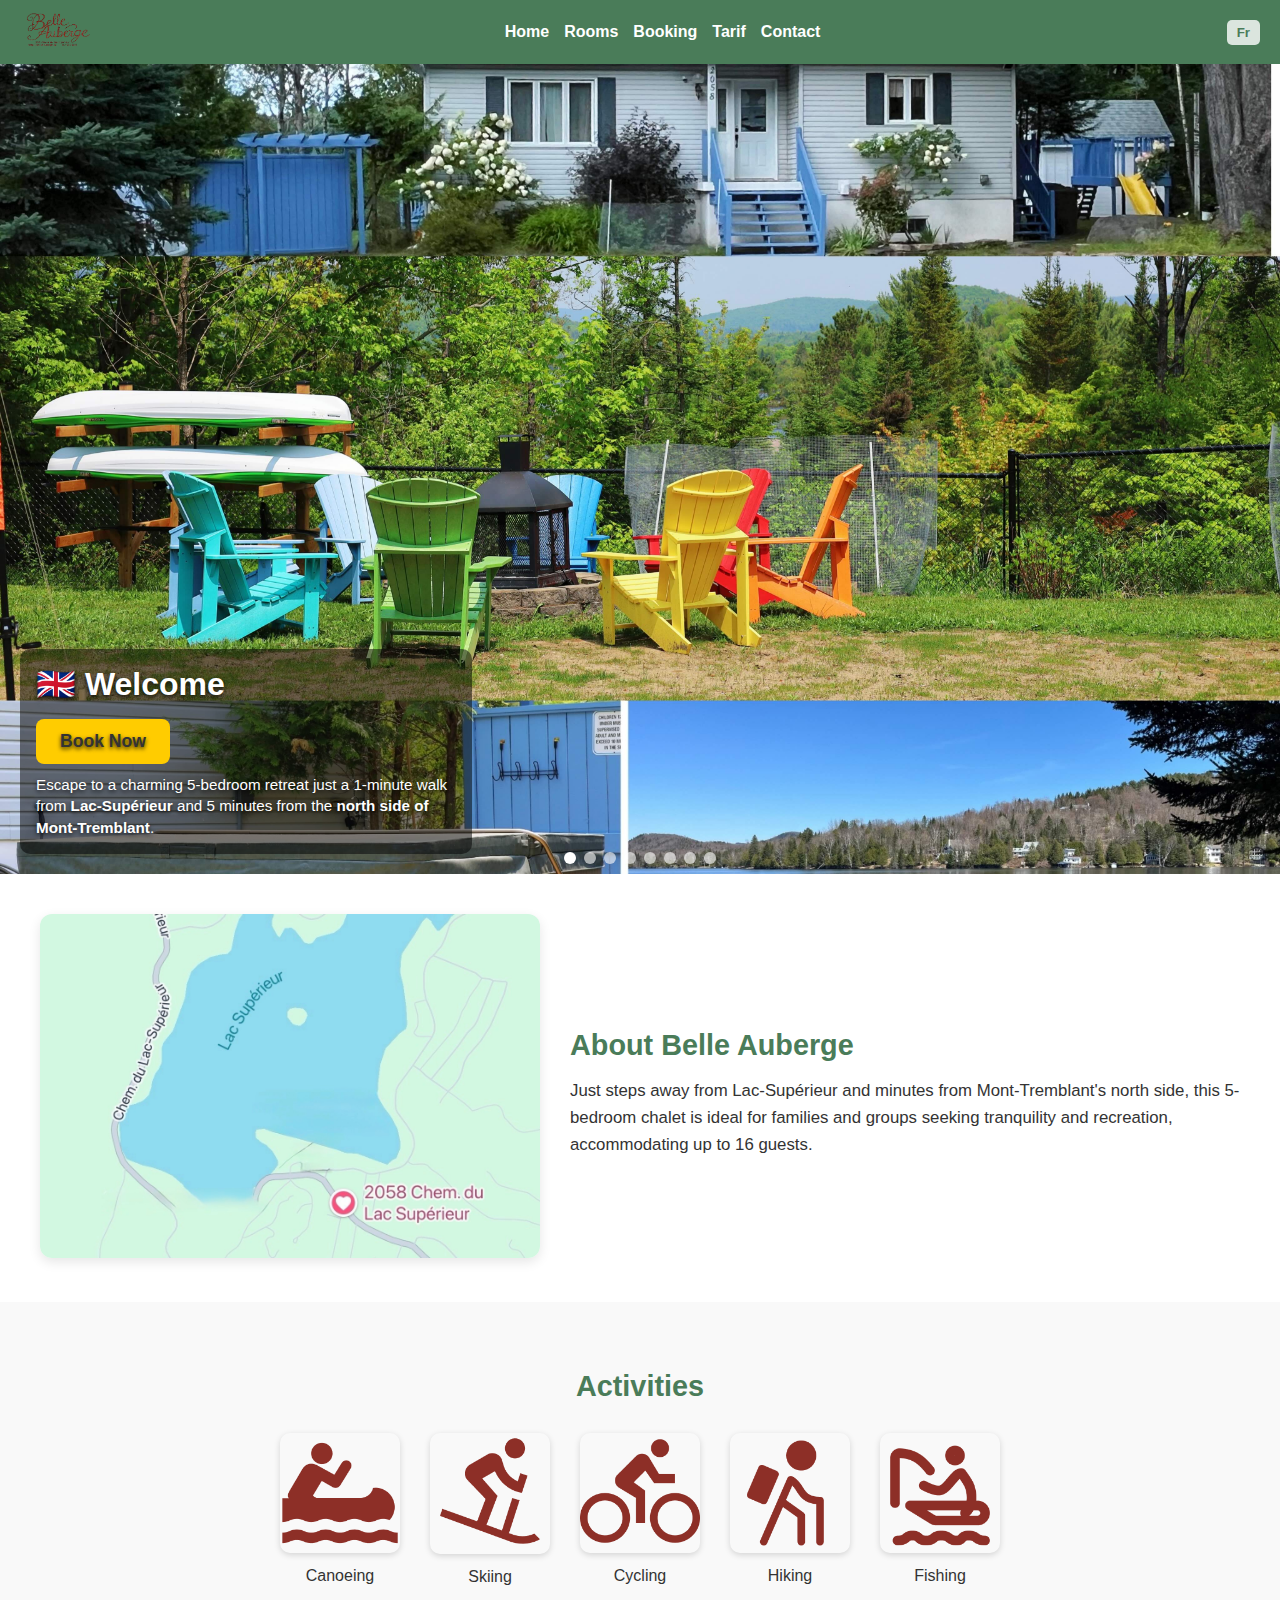
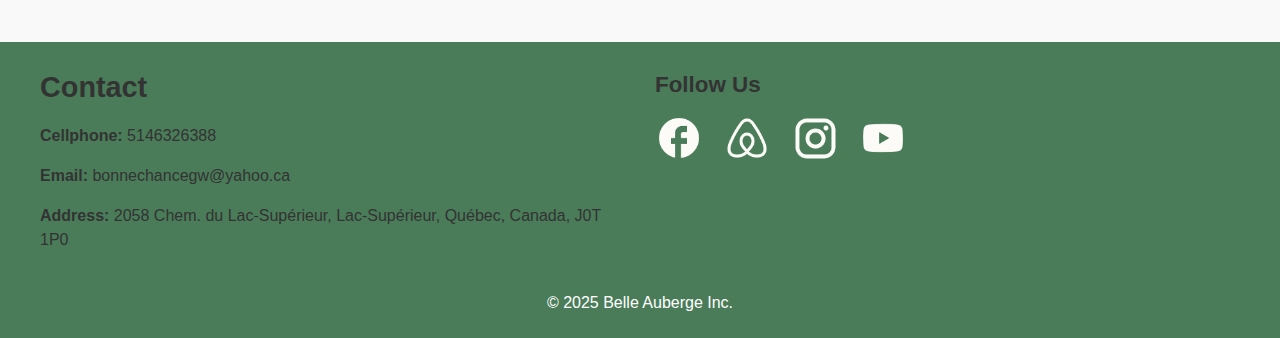
<file: index.html>
<!DOCTYPE html>
<html lang="en">
<head>
  <meta charset="UTF-8" />
  <meta name="viewport" content="width=device-width, initial-scale=1.0"/>
  <title>Belle Auberge Inc.</title>
  <style>
    body {
      font-family: 'Segoe UI', sans-serif;
      margin: 0;
      padding: 0;
      background: #f5f5f5;
      color: #333;
    }

    header {
      background: #4a7c59;
      color: #fff;
      padding: 10px 20px;
      display: flex;
      align-items: center;
      justify-content: space-between;
      flex-wrap: wrap;
    }

    .logo img {
      height: 40px;
    }

    nav {
      display: flex;
      gap: 15px;
    }

    nav a {
      color: white;
      text-decoration: none;
      font-weight: bold;
    }

    nav a:hover {
      text-decoration: underline;
    }

    .lang-toggle button {
      background: #ffffffcc;
      color: #4a7c59;
      border: none;
      padding: 5px 10px;
      border-radius: 5px;
      cursor: pointer;
      font-weight: bold;
    }

    .hero {
      position: relative;
      width: 100%;
      height: 90vh;
      overflow: hidden;
    }

    .hero img {
      position: absolute;
      width: 100%;
      height: 100%;
      object-fit: cover;
      opacity: 0;
      transition: opacity 1s ease-in-out;
    }

    .hero img.active {
      opacity: 1;
    }

    .hero-info {
      position: absolute;
      left: 20px;
      bottom: 20px;
      background: rgba(0, 0, 0, 0.5);
      padding: 16px;
      border-radius: 10px;
      max-width: 420px; /* 控制大约三行字幕宽度 */
      color: white;
      text-shadow: 0 2px 4px rgba(0,0,0,0.8);
    }

    .hero-info h2 {
      margin: 0 0 10px;
      font-size: 1.4rem;
    }

    .hero-info .button {
      display: inline-block;
      background: #ffcc00;
      color: #333;
      padding: 8px 16px;
      font-size: 1rem;
      border-radius: 6px;
      font-weight: bold;
      text-decoration: none;
      margin-bottom: 10px;
    }

    .hero-info .button:hover {
      background: #f4b400;
    }

    .hero-subtitle {
      font-size: 0.95rem;
      line-height: 1.4;
    }

    .hero-content h2 {
      font-size: 2rem;
      margin-bottom: 0.5em;
    }

    .hero-content a.button {
      display: inline-block;
      background: #ffcc00;
      color: #333;
      padding: 12px 24px;
      font-size: 1.1rem;
      border-radius: 8px;
      font-weight: bold;
      text-decoration: none;
      transition: background 0.3s;
    }

    .hero-content a.button:hover {
      background: #f4b400;
    }

    .indicators {
      position: absolute;
      bottom: 10px;
      width: 100%;
      display: flex;
      justify-content: center;
      gap: 8px;
    }

    .indicator {
      width: 12px;
      height: 12px;
      border-radius: 50%;
      background: rgba(255,255,255,0.6);
      cursor: pointer;
    }

    .indicator.active {
      background: white;
    }

    .location {
      padding: 40px 20px;
      background: #fff;
      color: #333;
    }

    .location-container {
      display: flex;
      flex-wrap: wrap;
      align-items: center;
      gap: 30px;
      max-width: 1200px;
      margin: auto;
    }

    .location-map img {
      width: 100%;
      max-width: 500px;
      border-radius: 12px;
      box-shadow: 0 4px 12px rgba(0, 0, 0, 0.1);
    }

    .location-description {
      flex: 1;
      min-width: 280px;
    }

    .location-description h3 {
      font-size: 1.8rem;
      margin-bottom: 15px;
      color: #4a7c59;
    }

    .location-description p {
      font-size: 1.05rem;
      line-height: 1.6;
    }

    .activities {
      padding: 40px 20px;
      background: #f9f9f9;
      text-align: center;
    }

    .activities h3 {
      font-size: 1.8rem;
      margin-bottom: 30px;
      color: #4a7c59;
    }

    .activities-grid {
      display: flex;
      flex-wrap: wrap;
      justify-content: center;
      gap: 30px;
    }

    .activity {
      width: 120px;
    }

    .activity img {
      width: 100%;
      border-radius: 10px;
      box-shadow: 0 2px 6px rgba(0,0,0,0.15);
    }

    .activity p {
      margin-top: 10px;
      font-size: 1rem;
      color: #333;
    }

    .contact {
      background: #4a7c59;
      padding: 0px 0px;
    }

    .contact-container {
      display: flex;
      flex-wrap: wrap;
      justify-content: space-between;
      gap: 30px;
      max-width: 1200px;
      margin: auto;
    }

    .contact-info {
      flex: 1;
      min-width: 280px;
    }

    .contact-info h3 {
      font-size: 1.8rem;
      margin-bottom: 20px;
    }

    .contact-info p {
      font-size: 1rem;
      line-height: 1.5;
    }

    .contact-social {
      flex: 1;
      min-width: 280px;
    }

    .contact-social h4 {
      font-size: 1.4rem;
      margin-bottom: 16px;
    }

    .social-links {
      display: flex;
      gap: 20px;
      flex-wrap: wrap;
    }

    .social-links img {
      width: 48px;
      height: 48px;
      border-radius: 8px;
      transition: transform 0.2s ease;
    }

    .social-links img:hover {
      transform: scale(1.1);
    }

    footer {
      background: #4a7c59;
      color: #fff;
      text-align: center;
      padding: 10px;
      margin-top: 0px;
    }
  </style>
</head>
<body>
<header>
  <div class="logo">
    <img src="images/logo.png" alt="Belle Auberge Logo">
  </div>
  <nav>
    <a href="index.html" id="navHome">Home</a>
    <a href="rooms.html" id="navRooms">Rooms</a>
    <a href="booking.html" id="navBooking">Booking</a>
    <a href="tarif.html" id="navTarif">Tarif</a>
    <a href="#contact" data-i18n="menuContact">Contact</a>
  </nav>
  <div class="lang-toggle">
    <button id="langBtn">Fr</button>
  </div>
</header>
<section class="hero">
  <img src="images/hero1.jpg" class="active" />
  <img src="images/hero2.jpg" />
  <img src="images/hero3.jpg" />
  <img src="images/hero4.jpg" />
  <img src="images/hero5.jpg" />
  <img src="images/hero6.jpg" />
  <img src="images/hero7.jpg" />
  <img src="images/hero8.jpg" />
  <div class="hero-info">
    <div class="hero-content">
      <h2 id="heroTitle">🇬🇧 Welcome</h2>
      <a href="booking.html" class="button" id="heroButton">Book Now</a>
    </div>
    <div class="hero-subtitle" id="heroSubtitle">
      Escape to a charming 5-bedroom retreat just a 1-minute walk from <strong>Lac-Supérieur</strong> and 5 minutes from the <strong>north side of Mont-Tremblant</strong>.
    </div>
  </div>
  <div class="indicators" id="indicators"></div>
  </div>
</section>
<section class="location">
  <div class="location-container">
    <div class="location-map">
      <img src="images/map.jpg" alt="Map to Belle Auberge" />
    </div>
    <div class="location-description">
      <h3 id="locationTitle">About Belle Auberge</h3>
      <p id="locationText">
        Just steps away from Lac-Supérieur and minutes from Mont-Tremblant's north side,
        this 5-bedroom chalet is ideal for families and groups seeking tranquility and
        recreation, accommodating up to 16 guests.
      </p>
    </div>
  </div>
</section>
<section class="activities">
  <h3 id="activitiesTitle">Activities</h3>
  <div class="activities-grid">
    <div class="activity">
      <img src="images/Canoeing.png" alt="Canoeing" />
      <p id="activityCanoeing">Canoeing</p>
    </div>
    <div class="activity">
      <img src="images/Skiing.png" alt="Skiing" />
      <p id="activitySkiing">Skiing</p>
    </div>
    <div class="activity">
      <img src="images/Cycling.png" alt="Cycling" />
      <p id="activityCycling">Cycling</p>
    </div>
    <div class="activity">
      <img src="images/Hiking.png" alt="Hiking" />
      <p id="activityHiking">Hiking</p>
    </div>
    <div class="activity">
      <img src="images/Fishing.png" alt="Fishing" />
      <p id="activityFishing">Fishing</p>
    </div>
  </div>
</section>
<section class="contact" id="contact">
  <div class="contact-container">
    <div class="contact-info">
      <h3 id="contactTitle">Contact</h3>
      <p><strong data-i18n="labelCell">Cellphone:</strong> 5146326388</p>
      <p><strong data-i18n="labelEmail">Email:</strong> bonnechancegw@yahoo.ca</p>
      <p><strong data-i18n="labelAddress">Address:</strong> 2058 Chem. du Lac-Supérieur, Lac-Supérieur, Québec, Canada, J0T 1P0</p>
    </div>
    <div class="contact-social">
      <h4 id="followUsTitle">Follow Us</h4>
      <div class="social-links">
        <a href="https://www.facebook.com" target="_blank">
          <img src="images/Facebook.png" alt="Facebook" />
        </a>
        <a href="https://www.airbnb.ca/rooms/1401612893022718177?source_impression_id=p3_1749258723_P3g6wSzpDlf8fxfq" target="_blank">
          <img src="images/Airbnb.png" alt="Airbnb" />
        </a>
        <a href="https://www.instagram.com" target="_blank">
          <img src="images/Instagram.png" alt="Instagram" />
        </a>
        <a href="https://www.youtube.com" target="_blank">
          <img src="images/Youtube.png" alt="Youtube" />
        </a>
      </div>
    </div>
  </div>
</section>
<footer>
  <p>© 2025 Belle Auberge Inc. </p>
</footer>
<script>
  const langData = {
    en: {
      langBtn: 'Fr',
      navHome: 'Home',
      navRooms: 'Rooms',
      navBooking: 'Booking',
      navTarif: 'Tarif',
      heroTitle: '🇬🇧 Welcome',
      heroSubtitle: 'Escape to a charming 5-bedroom retreat just a 1-minute walk from <strong>Lac-Supérieur</strong> and 5 minutes from the <strong>north side of Mont-Tremblant</strong>.',
      heroButton: 'Book Now',
      locationTitle: "About Belle Auberge",
      locationText: "Just steps away from Lac-Supérieur and minutes from Mont-Tremblant's north side, this 5-bedroom chalet is ideal for families and groups seeking tranquility and recreation, accommodating up to 16 guests.",
      activitiesTitle: "Activities",
      activityCanoeing: "Canoeing",
      activitySkiing: "Skiing",
      activityCycling: "Cycling",
      activityHiking: "Hiking",
      activityFishing: "Fishing",
      menuContact: "Contact",
      contactTitle: "Contact",
      followUsTitle: "Follow Us",
      labelCell: "Cellphone",
      labelEmail: "Email",
      labelAddress: "Address"
    },
    fr: {
      langBtn: 'En',
      navHome: 'Accueil',
      navRooms: 'Chambres',
      navBooking: 'Réservation',
      navTarif: 'Tarifs',
      heroTitle: '🇫🇷 Bienvenue',
      heroSubtitle: 'Évadez-vous dans un refuge charmant de 5 chambres à coucher, à seulement 1 minute à pied du <strong>Lac-Supérieur</strong> et à 5 minutes du <strong>versant nord du Mont-Tremblant</strong>.',
      heroButton: 'Réserver',
      locationTitle: "À propos de Belle Auberge",
      locationText: "À quelques pas du Lac-Supérieur et à quelques minutes du versant nord du Mont-Tremblant, ce chalet de 5 chambres est idéal pour les familles et les groupes en quête de tranquillité et de loisirs, pouvant accueillir jusqu'à 16 personnes.",
      activitiesTitle: "Activités",
      activityCanoeing: "Canotage",
      activitySkiing: "Ski",
      activityCycling: "Cyclisme",
      activityHiking: "Randonnée",
      activityFishing: "Pêche",
      menuContact: "Contact",
      contactTitle: "Contact",
      followUsTitle: "Suivez-nous",
      labelCell: "Téléphone",
      labelEmail: "Courriel",
      labelAddress: "Adresse"
    }
  };

  function setLanguage(lang) {
    const data = langData[lang];
    document.getElementById('langBtn').innerText = data.langBtn;
    document.getElementById('navHome').innerText = data.navHome;
    document.getElementById('navRooms').innerText = data.navRooms;
    document.getElementById('navBooking').innerText = data.navBooking;
    document.getElementById('navTarif').innerText = data.navTarif;
    document.getElementById('heroTitle').innerText = data.heroTitle;
    document.getElementById('heroSubtitle').innerHTML = data.heroSubtitle;
    document.getElementById('heroButton').innerText = data.heroButton;
    document.getElementById('locationTitle').innerText = data.locationTitle;
    document.getElementById('locationText').innerText = data.locationText;
    document.getElementById('activitiesTitle').innerText = data.activitiesTitle;
    document.getElementById('activityCanoeing').innerText = data.activityCanoeing;
    document.getElementById('activitySkiing').innerText = data.activitySkiing;
    document.getElementById('activityCycling').innerText = data.activityCycling;
    document.getElementById('activityHiking').innerText = data.activityHiking;
    document.getElementById('activityFishing').innerText = data.activityFishing;
    document.querySelector('[data-i18n="menuContact"]').innerText = data.menuContact;
    document.getElementById('contactTitle').innerText = data.contactTitle;
    document.getElementById('followUsTitle').innerText = data.followUsTitle;
    document.querySelector('[data-i18n="labelCell"]').innerText = data.labelCell + ":";
    document.querySelector('[data-i18n="labelEmail"]').innerText = data.labelEmail + ":";
    document.querySelector('[data-i18n="labelAddress"]').innerText = data.labelAddress + ":";
    localStorage.setItem('preferredLanguage', lang);
  }

  (function () {
    let lang = localStorage.getItem('preferredLanguage');
    if (!lang) {
      const browserLang = navigator.language || navigator.userLanguage;
      lang = browserLang.startsWith('fr') ? 'fr' : 'en';
    }
    setLanguage(lang);

    document.getElementById('langBtn').addEventListener('click', () => {
      const newLang = document.getElementById('langBtn').innerText.toLowerCase() === 'fr' ? 'fr' : 'en';
      setLanguage(newLang);
    });
  })();

  // Slideshow + indicators
  const images = document.querySelectorAll('.hero img');
  const indicators = document.getElementById('indicators');
  let current = 0;

  function updateSlide(index) {
    images.forEach((img, i) => img.classList.toggle('active', i === index));
    document.querySelectorAll('.indicator').forEach((dot, i) =>
      dot.classList.toggle('active', i === index)
    );
    current = index;
  }

  function nextSlide() {
    const next = (current + 1) % images.length;
    updateSlide(next);
  }

  images.forEach((_, i) => {
    const dot = document.createElement('div');
    dot.classList.add('indicator');
    if (i === 0) dot.classList.add('active');
    dot.addEventListener('click', () => updateSlide(i));
    indicators.appendChild(dot);
  });

  setInterval(nextSlide, 4000);
</script>

</body>
</html>
</file>
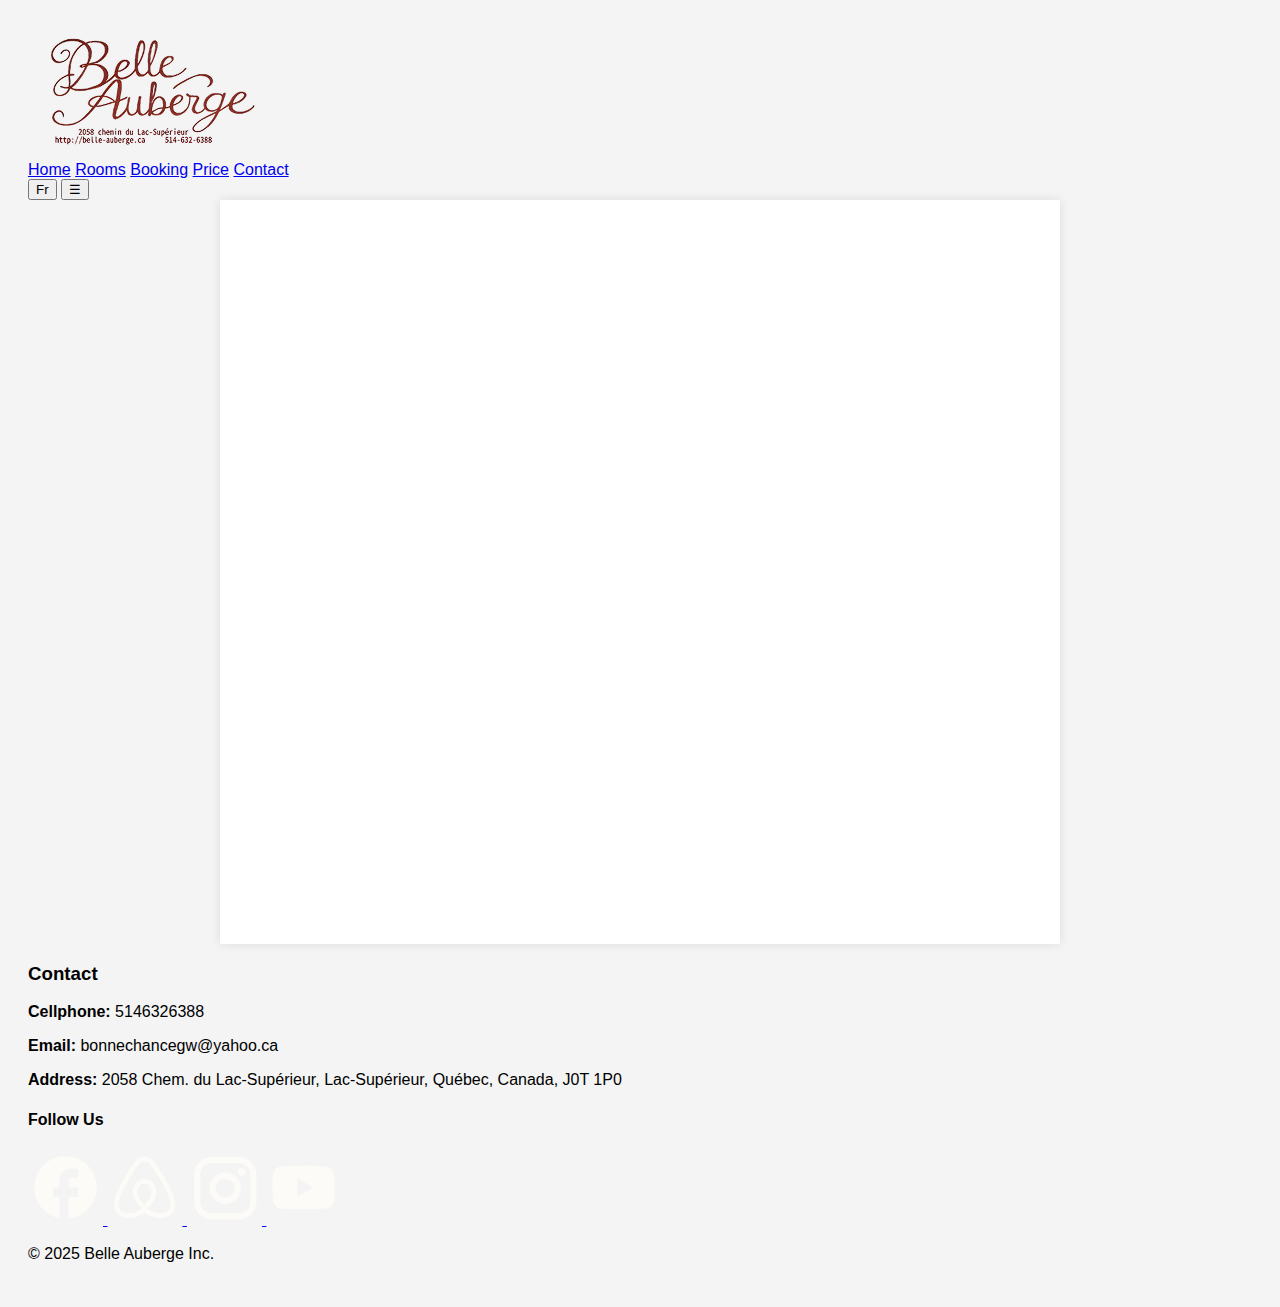
<file: booking.html>
<!DOCTYPE html>
<html lang="zh">
<head>
  <meta charset="UTF-8">
  <meta name="viewport" content="width=device-width, initial-scale=1.0">
  <title>房间预订</title>
  <style>
    body {
      font-family: sans-serif;
      padding: 20px;
      background-color: #f4f4f4;
    }
    h1 {
      text-align: center;
    }
    .form-container {
      max-width: 800px;
      margin: 0 auto;
      background: white;
      padding: 20px;
      border-radius: 0px;
      box-shadow: 0 0 10px rgba(0,0,0,0.1);
    }
  </style>
  <link rel="stylesheet" href="style.css">
</head>
<body>
  <header class="site-header">
    <div class="logo">
      <a href="index.html">
        <img src="images/logo.png" alt="Belle Auberge Logo">
      </a>
    </div>

    <!-- Navigation Menu -->
    <nav class="main-nav" id="mainNav">
      <a href="index.html" id="navHome" data-i18n="menuHome">Home</a>
      <a href="rooms.html" id="navRooms" data-i18n="menuRooms">Rooms</a>
      <a href="booking.html" id="navBooking" data-i18n="menuBooking">Booking</a>
      <a href="tarif.html" id="navTarif" data-i18n="menuTarif">Tarif</a>
      <a href="#contact" id="navContact" data-i18n="menuContact">Contact</a>
    </nav>

    <!-- Hamburger icon -->
    <div class="right-controls">
      <button class="lang-toggle" id="langBtn">Fr</button>
      <button class="hamburger" id="hamburger" aria-label="Toggle Menu">&#9776;</button>
    </div>
  </header>
  <div class="form-container">
    <iframe id="bookform" width="100%" height="700" style="border:none;"></iframe>
  </div>
  <section class="contact" id="contact">
    <div class="contact-container">
      <div class="contact-info">
        <h3 id="contactTitle">Contact</h3>
        <p><strong data-i18n="labelCell">Cellphone:</strong> 5146326388</p>
        <p><strong data-i18n="labelEmail">Email:</strong> bonnechancegw@yahoo.ca</p>
        <p><strong data-i18n="labelAddress">Address:</strong> 2058 Chem. du Lac-Supérieur, Lac-Supérieur, Québec, Canada, J0T 1P0</p>
      </div>
      <div class="contact-social">
        <h4 id="followUsTitle">Follow Us</h4>
        <div class="social-links">
          <a href="https://www.facebook.com" target="_blank">
            <img src="images/Facebook.png" alt="Facebook" />
          </a>
          <a href="https://www.airbnb.ca/rooms/1401612893022718177?source_impression_id=p3_1749258723_P3g6wSzpDlf8fxfq" target="_blank">
            <img src="images/Airbnb.png" alt="Airbnb" />
          </a>
          <a href="https://www.instagram.com" target="_blank">
            <img src="images/Instagram.png" alt="Instagram" />
          </a>
          <a href="https://www.youtube.com" target="_blank">
            <img src="images/Youtube.png" alt="Youtube" />
          </a>
        </div>
      </div>
    </div>
  </section>
  <footer>
    <p>© 2025 Belle Auberge Inc. </p>
  </footer>
</body>
<script>
  const forms = {
    fr: "https://docs.google.com/forms/d/e/1FAIpQLSeQcCr0U10_m2obj8n5PLOgg5KXLGVzRZ0gi6yk1dEXBNRxcQ/viewform?&embedded=true&hl=fr",
    en: "https://docs.google.com/forms/d/e/1FAIpQLSeKOpHIW4dTVXqKhecKJBS-Xq5hE2ZmfWEZ2BXYIzVoBmMo0A/viewform?&embedded=true&hl=en"
  };
  const baseFormUrl = "https://docs.google.com/forms/d/e/1FAIpQLSeKOpHIW4dTVXqKhecKJBS-Xq5hE2ZmfWEZ2BXYIzVoBmMo0A/viewform?usp=header";
  const langData = {
    en: {
      langBtn: 'Fr',
      navHome: 'Home',
      navRooms: 'Rooms',
      navBooking: 'Booking',
      navTarif: 'Price',
      menuContact: "Contact",
      contactTitle: "Contact",
      followUsTitle: "Follow Us",
      labelCell: "Cellphone",
      labelEmail: "Email",
      labelAddress: "Address"
    },
    fr: {
      langBtn: 'En',
      navHome: 'Accueil',
      navRooms: 'Chambres',
      navBooking: 'Réservation',
      navTarif: 'Tarifs',
      menuContact: "Contact",
      contactTitle: "Contact",
      followUsTitle: "Suivez-nous",
      labelCell: "Téléphone",
      labelEmail: "Courriel",
      labelAddress: "Adresse"
    }
  };

  function setLanguage(lang) {
    const data = langData[lang];
    const iframe = document.getElementById("bookform");
    iframe.src = forms[lang];
    document.getElementById('langBtn').innerText = data.langBtn;
    document.getElementById('navHome').innerText = data.navHome;
    document.getElementById('navRooms').innerText = data.navRooms;
    document.getElementById('navBooking').innerText = data.navBooking;
    document.getElementById('navTarif').innerText = data.navTarif;
    document.querySelector('[data-i18n="menuContact"]').innerText = data.menuContact;
    document.getElementById('contactTitle').innerText = data.contactTitle;
    document.getElementById('followUsTitle').innerText = data.followUsTitle;
    document.querySelector('[data-i18n="labelCell"]').innerText = data.labelCell + ":";
    document.querySelector('[data-i18n="labelEmail"]').innerText = data.labelEmail + ":";
    document.querySelector('[data-i18n="labelAddress"]').innerText = data.labelAddress + ":";
    localStorage.setItem('preferredLanguage', lang);
  }

  (function () {
    let lang = localStorage.getItem('preferredLanguage');
    if (!lang) {
      const browserLang = navigator.language || navigator.userLanguage;
      lang = browserLang.startsWith('fr') ? 'fr' : 'en';
    }
    setLanguage(lang);

    document.getElementById('langBtn').addEventListener('click', () => {
      const newLang = document.getElementById('langBtn').innerText.toLowerCase() === 'fr' ? 'fr' : 'en';
      setLanguage(newLang);
    });
  })();

  document.getElementById('hamburger').addEventListener('click', () => {
    document.getElementById('mainNav').classList.toggle('show');
  });
  </script>
</html>
</file>
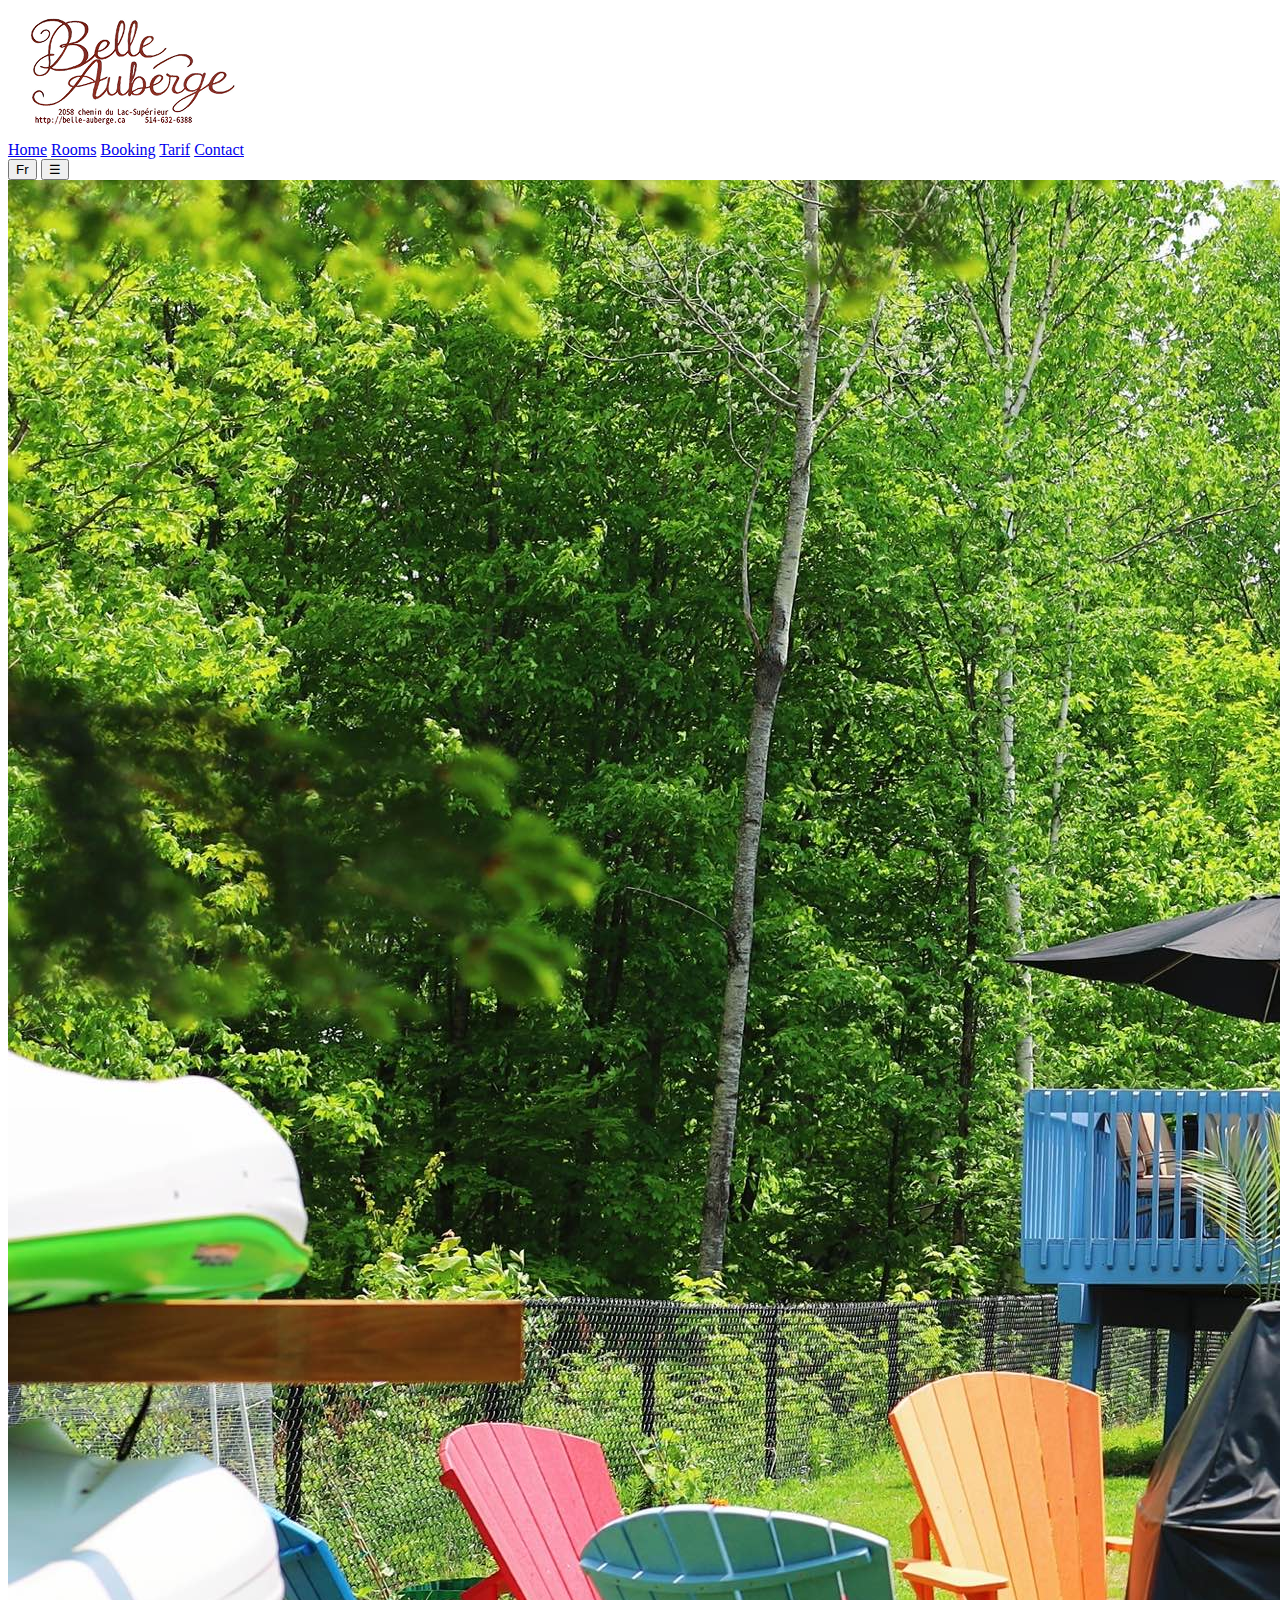
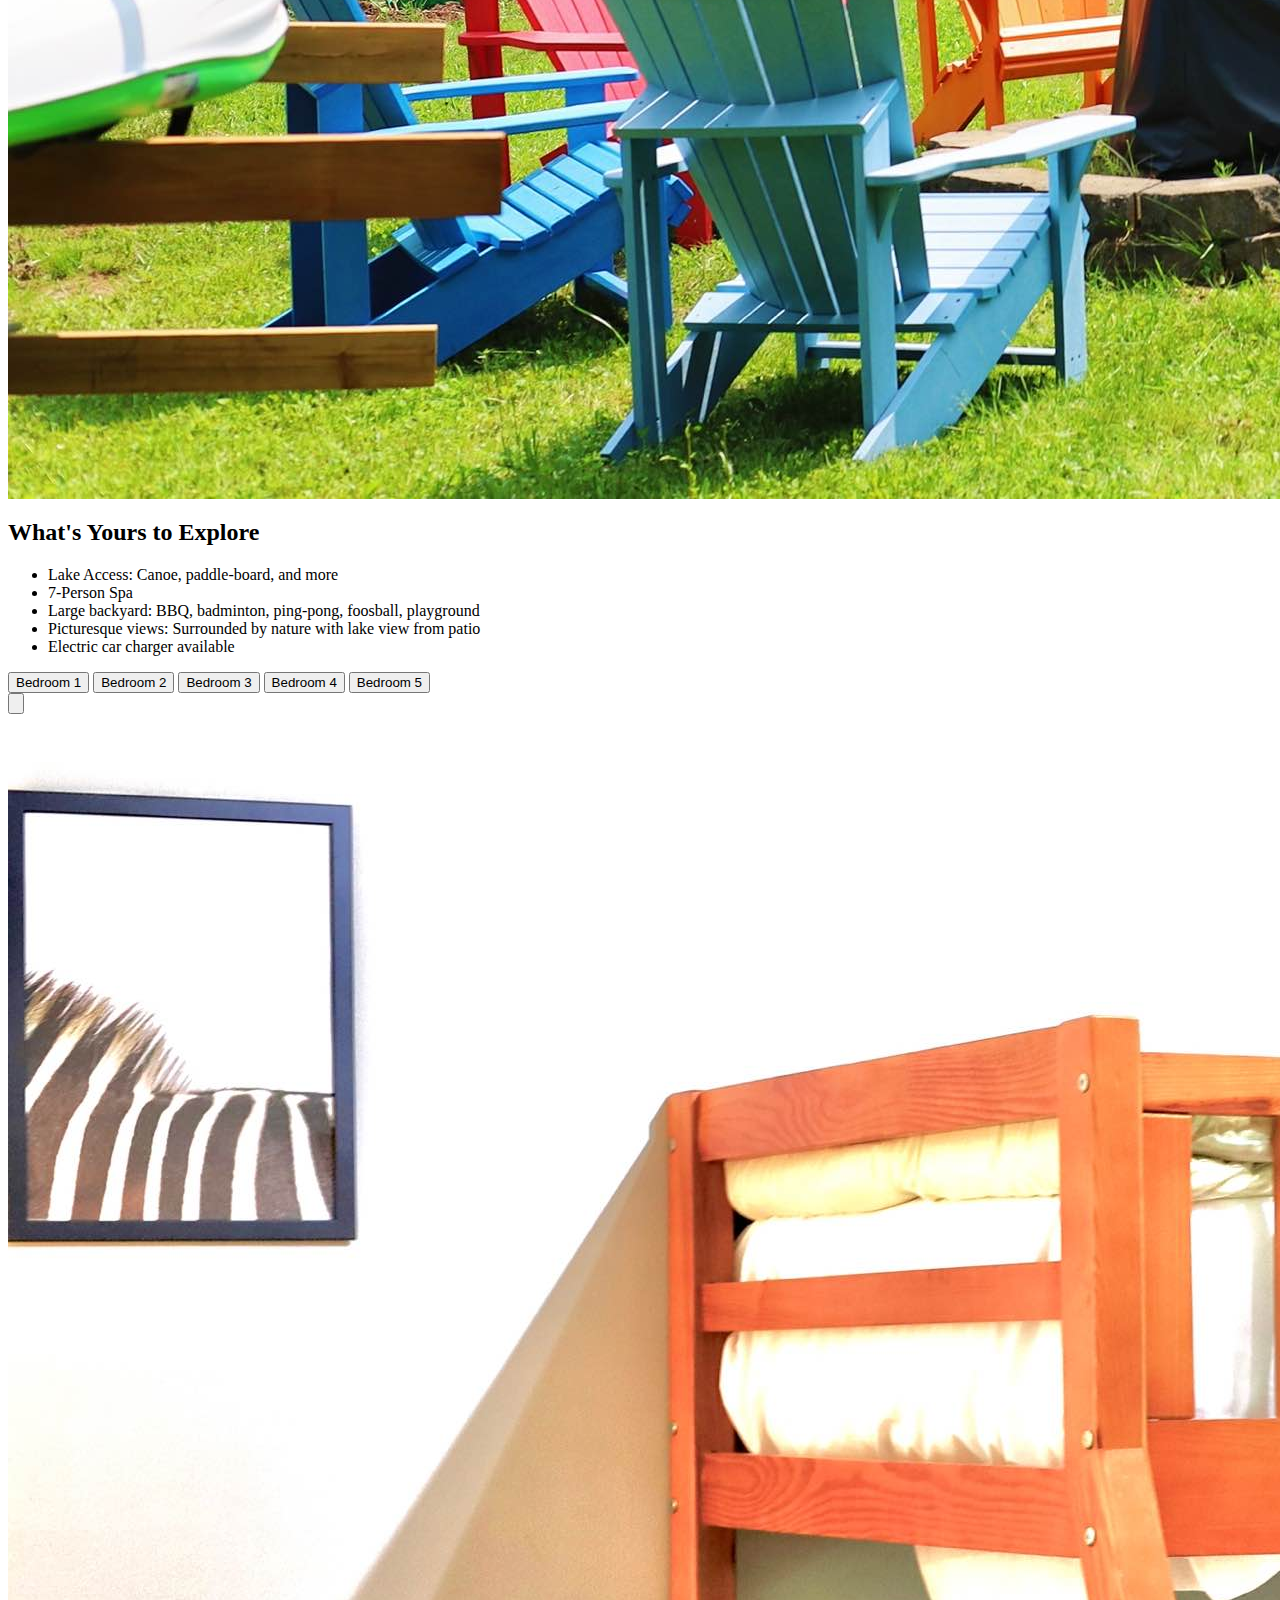
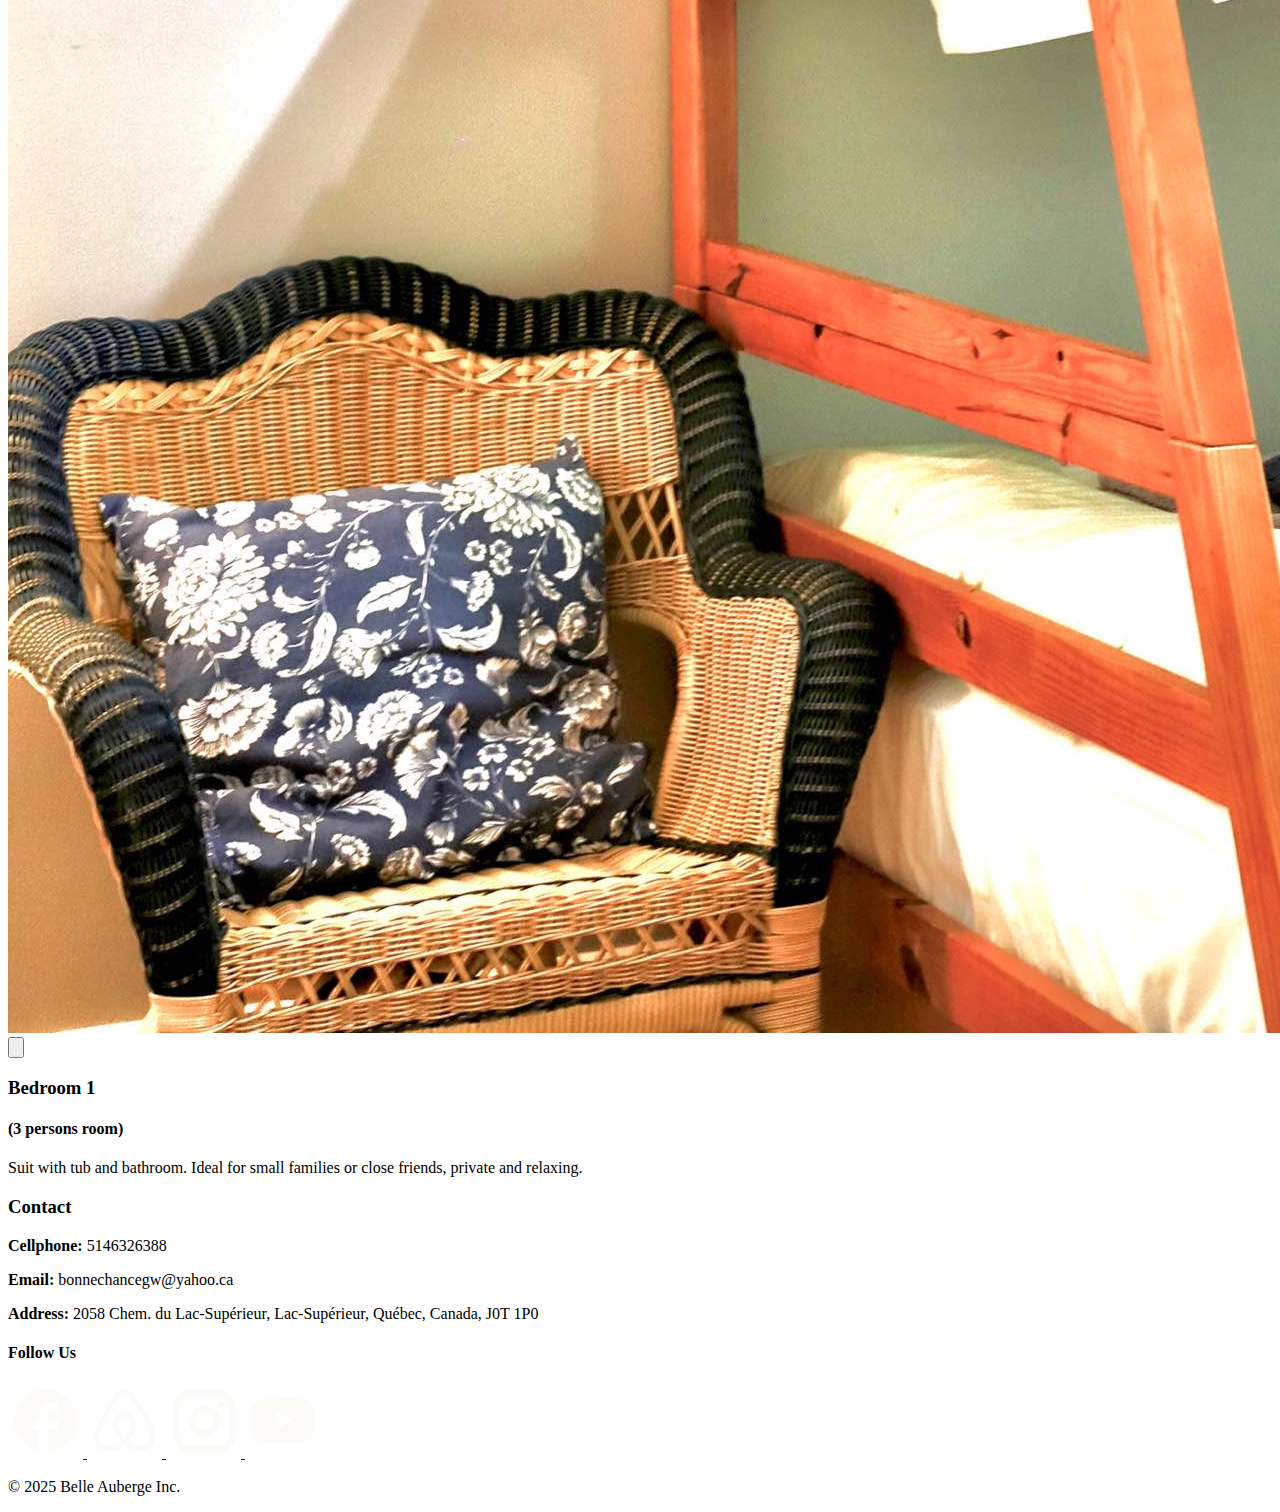
<file: rooms.html>
<!DOCTYPE html>
<html lang="en">
<head>
  <meta charset="UTF-8">
  <meta name="viewport" content="width=device-width, initial-scale=1.0">
  <title>Belle Auberge - Rooms</title>
  <link rel="stylesheet" href="style.css">
  <script src="localization.js" defer></script>
</head>
<body>
  
  <!-- Header Section -->
  <header class="site-header">
    <div class="logo">
      <a href="index.html">
        <img src="images/logo.png" alt="Belle Auberge Logo">
      </a>
    </div>

    <!-- Navigation Menu -->
    <nav class="main-nav" id="mainNav">
      <a href="index.html" id="navHome" data-i18n="menuHome">Home</a>
      <a href="rooms.html" id="navRooms" data-i18n="menuRooms">Rooms</a>
      <a href="booking.html" id="navBooking" data-i18n="menuBooking">Booking</a>
      <a href="tarif.html" id="navTarif" data-i18n="menuTarif">Tarif</a>
      <a href="#contact" id="navContact" data-i18n="menuContact">Contact</a>
    </nav>

    <!-- Hamburger icon -->
    <div class="right-controls">
      <button class="lang-toggle" id="langBtn">Fr</button>
      <button class="hamburger" id="hamburger" aria-label="Toggle Menu">&#9776;</button>
    </div>
  </header>

  <!-- Hero Slideshow Section -->
  <section class="rooms-hero">
    <div class="slideshow-container">
      <img class="slide" src="images/room1.jpg" alt="Room 1">
      <img class="slide" src="images/room2.jpg" alt="Room 2">
      <img class="slide" src="images/room3.jpg" alt="Room 3">
      <img class="slide" src="images/room4.jpg" alt="Room 4">
      <img class="slide" src="images/room5.jpg" alt="Room 5">
      <img class="slide" src="images/room6.jpg" alt="Room 6">
      <div class="slide-indicators" id="slideIndicators"></div>
    </div>
    <div class="rooms-info">
      <h2 data-i18n="exploreTitle">What's Yours to Explore</h2>
      <ul>
        <li data-i18n="exploreLake">Lake Access: Canoe, paddle-board, and more</li>
        <li data-i18n="exploreSpa">7-Person Spa</li>
        <li data-i18n="exploreBackyard">Large backyard: BBQ, badminton, ping-pong, foosball, playground</li>
        <li data-i18n="exploreView">Picturesque views: Surrounded by nature with lake view from patio</li>
        <li data-i18n="exploreCharger">Electric car charger available</li>
      </ul>
    </div>
  </section>

  <section class="room-selector-section">
  <div class="room-tabs">
    <button class="room-tab active" data-index="0" data-i18n="room1">Bedroom 1</button>
    <button class="room-tab" data-index="1" data-i18n="room2">Bedroom 2</button>
    <button class="room-tab" data-index="2" data-i18n="room3">Bedroom 3</button>
    <button class="room-tab" data-index="3" data-i18n="room4">Bedroom 4</button>
    <button class="room-tab" data-index="4" data-i18n="room5">Bedroom 5</button>
  </div>

  <div class="room-content-wrapper" id="roomContentWrapper">
    <!-- JS will inject image + text here -->
  </div>
</section>

  <!-- Contact Section -->
  <section class="contact" id="contact">
  <div class="contact-container">
    <div class="contact-info">
      <h3 id="contactTitle">Contact</h3>
      <p><strong data-i18n="labelCell">Cellphone:</strong> 5146326388</p>
      <p><strong data-i18n="labelEmail">Email:</strong> bonnechancegw@yahoo.ca</p>
      <p><strong data-i18n="labelAddress">Address:</strong> 2058 Chem. du Lac-Supérieur, Lac-Supérieur, Québec, Canada, J0T 1P0</p>
    </div>
    <div class="contact-social">
      <h4 id="followUsTitle">Follow Us</h4>
      <div class="social-links">
        <a href="https://www.facebook.com" target="_blank">
          <img src="images/Facebook.png" alt="Facebook" />
        </a>
        <a href="https://www.airbnb.ca/rooms/1401612893022718177?source_impression_id=p3_1749258723_P3g6wSzpDlf8fxfq" target="_blank">
          <img src="images/Airbnb.png" alt="Airbnb" />
        </a>
        <a href="https://www.instagram.com" target="_blank">
          <img src="images/Instagram.png" alt="Instagram" />
        </a>
        <a href="https://www.youtube.com" target="_blank">
          <img src="images/Youtube.png" alt="Youtube" />
        </a>
      </div>
    </div>
  </div>
</section>

  <!-- Footer Section -->
  <footer class="site-footer">
    <p>&copy; 2025 Belle Auberge Inc.</p>
  </footer>

  <script>
    // Slideshow + indicators
    const slides = document.querySelectorAll(".slide");
    const indicatorContainer = document.getElementById("slideIndicators");
    let slideIndex = 0;

    // Create indicators dynamically
    slides.forEach((_, i) => {
      const dot = document.createElement("span");
      dot.addEventListener("click", () => {
        slideIndex = i;
        showSlides();
      });
      indicatorContainer.appendChild(dot);
    });

    const dots = indicatorContainer.querySelectorAll("span");

    function showSlides() {
      slides.forEach((slide, i) => {
        slide.style.display = i === slideIndex ? "block" : "none";
        dots[i].classList.toggle("active", i === slideIndex);
      });

      slideIndex = (slideIndex + 1) % slides.length;
      setTimeout(showSlides, 4000); // auto-advance
    }

    showSlides();

    let lang = localStorage.getItem('preferredLanguage');
    if (!lang) {
        const browserLang = navigator.language || navigator.userLanguage;
        lang = browserLang.startsWith('fr') ? 'fr' : 'en';
    }

    // Rooms slide section
    const rooms = {
      en: [
        {
          title: "Bedroom 1",
          subtitle: "(3 persons room)",
          desc: "Suit with tub and bathroom. Ideal for small families or close friends, private and relaxing.",
          images: ["room1_1.jpg", "room1_2.jpg", "room1_3.jpg", "room1_4.jpg"]
        },
        {
          title: "Bedroom 2",
          subtitle: "(1-2 persons room)",
          desc: "One king bed. Cozy and peaceful, perfect for couples seeking rest.",
          images: ["room2_1.jpg", "room2_2.jpg"]
        },
        {
          title: "Bedroom 3",
          subtitle: "(3 persons room)",
          desc: "One queen and one single bed. Great for groups of friends or small family.",
          images: ["room3_1.jpg"]
        },
        {
          title: "Bedroom 4",
          subtitle: "(1-2 persons room)",
          desc: "One king bed. Simple and elegant, with a forest view.",
          images: ["room4_1.jpg"]
        },
        {
          title: "Bedroom 5",
          subtitle: "(3 persons room)",
          desc: "Includes baby bed. Family-friendly with plenty of space.",
          images: ["room5_1.jpg", "room5_2.jpg", "room5_3.jpg", "room5_4.jpg", "room5_5.jpg"]
        }
      ],
    fr: [
      {
        title: "Chambre 1",
        subtitle: "(chambre pour 3 personnes)",
        desc: "Suite avec baignoire et salle de bain. Idéale pour les petites familles ou les amis proches, privée et relaxante.",
        images: ["room1_1.jpg", "room1_2.jpg", "room1_3.jpg", "room1_4.jpg"]
      },
      {
        title: "Chambre 2",
        subtitle: "(chambre pour 1 à 2 personnes)",
        desc: "Un lit king. Chaleureuse et paisible, parfaite pour les couples en quête de repos.",
        images: ["room2_1.jpg", "room2_2.jpg"]
      },
      {
        title: "Chambre 3",
        subtitle: "(chambre pour 3 personnes)",
        desc: "Un lit queen et un lit simple. Parfaite pour un groupe d’amis ou une petite famille.",
        images: ["room3_1.jpg"]
      },
      {
        title: "Chambre 4",
        subtitle: "(chambre pour 1 à 2 personnes)",
        desc: "Un lit king. Simple et élégante, avec vue sur la forêt.",
        images: ["room4_1.jpg"]
      },
      {
        title: "Chambre 5",
        subtitle: "(chambre pour 3 personnes)",
        desc: "Comprend un lit bébé. Idéale pour les familles avec beaucoup d’espace.",
        images: ["room5_1.jpg", "room5_2.jpg", "room5_3.jpg", "room5_4.jpg", "room5_5.jpg"]
      }
    ]
  };

    let currentRoomIndex = 0;
    let currentSlideIndex = 0;

    const tabs = document.querySelectorAll(".room-tab");
    const wrapper = document.getElementById("roomContentWrapper");

    function updateRoom(index,lang) {
      currentRoomIndex = index;
      currentSlideIndex = 0;

      tabs.forEach(tab => tab.classList.remove("active"));
      tabs[index].classList.add("active");

      const room = rooms[lang][index];

      // alternate image/description layout
      const isImageLeft = index % 2 === 0;

      const imageSlider = `
        <div class="room-image-slider">
          <button class="room-arrow left" onclick="prevSlide()">
            <svg viewBox="0 0 24 24"><path d="M15 6l-6 6 6 6"/></svg>
          </button>
          <img id="roomSlide" src="images/${room.images[0]}" alt="${room.title}">
          <button class="room-arrow right" onclick="nextSlide()">
            <svg viewBox="0 0 24 24"><path d="M9 6l6 6-6 6"/>
          </button>
        </div>
      `;

      const description = `
        <div class="room-description">
          <h3>${room.title}</h3>
          <h4>${room.subtitle}</h4>
          <p>${room.desc}</p>
        </div>
      `;

      wrapper.innerHTML = isImageLeft
        ? imageSlider + description
        : description + imageSlider;
    }

    function nextSlide() {
      const images = rooms[currentRoomIndex].images;
      currentSlideIndex = (currentSlideIndex + 1) % images.length;
      document.getElementById("roomSlide").src = "images/" + images[currentSlideIndex];
    }

    function prevSlide() {
      const images = rooms[currentRoomIndex].images;
      currentSlideIndex = (currentSlideIndex - 1 + images.length) % images.length;
      document.getElementById("roomSlide").src = "images/" + images[currentSlideIndex];
    }

    tabs.forEach(tab => {
      tab.addEventListener("click", () => {
        let lang = localStorage.getItem('preferredLanguage');
        if (!lang) {
            const browserLang = navigator.language || navigator.userLanguage;
            lang = browserLang.startsWith('fr') ? 'fr' : 'en';
        }
        updateRoom(parseInt(tab.dataset.index), lang);
      });
    });

    updateRoom(0,lang); // initial load

    function setupOtherContent(lang) {
      updateRoom(currentSlideIndex, lang);
    }
  </script>
</body>
</html>
</file>
<file: style.css>
.desktop {
  background-color: #fcfbf7;
  display: flex;
  flex-direction: row;
  justify-content: center;
  width: 100%;
}

.desktop .div {
  background-color: #fcfbf7;
  overflow: hidden;
  width: 1440px;
  height: 2373px;
  position: relative;
}

.desktop .overlap {
  position: absolute;
  width: 1440px;
  height: 907px;
  top: 1466px;
  left: 0;
}

.desktop .frame {
  position: absolute;
  width: 1440px;
  height: 425px;
  top: 482px;
  left: 0;
  background-color: #385040;
}

.desktop .overlap-group {
  position: absolute;
  width: 640px;
  height: 166px;
  top: 75px;
  left: 196px;
}

.desktop .text-wrapper {
  position: absolute;
  width: 639px;
  top: 0;
  left: 0;
  font-family: "ABeeZee-Regular", Helvetica;
  font-weight: 400;
  color: #fcfbf7;
  font-size: 36px;
  letter-spacing: 0;
  line-height: normal;
}

.desktop .cellphone {
  position: absolute;
  width: 480px;
  top: 76px;
  left: 0;
  -webkit-text-stroke: 0.5px #ffffff;
  font-family: "ABeeZee-Regular", Helvetica;
  font-weight: 400;
  color: #fcfbf7;
  font-size: 25px;
  line-height: 40px;
}

.desktop .span {
  letter-spacing: 0;
}

.desktop .text-wrapper-2 {
  letter-spacing: 1.25px;
}

.desktop .overlap-group-2 {
  position: absolute;
  width: 295px;
  height: 76px;
  top: 184px;
  left: 922px;
  background-image: url(./img/component-2.svg);
  background-size: 100% 100%;
}

.desktop .mdi-instagram {
  position: absolute;
  width: 75px;
  height: 75px;
  top: 1px;
  left: 10px;
  background-image: url(./img/frame-25.svg);
  background-size: 100% 100%;
}

.desktop .mdi-youtube {
  position: absolute;
  width: 75px;
  height: 75px;
  top: 1px;
  left: 210px;
}

.desktop .ic-baseline-facebook {
  position: absolute;
  width: 75px;
  height: 75px;
  top: 1px;
  left: 110px;
  background-image: url(./img/image.svg);
  background-size: 100% 100%;
}

.desktop .frame-2 {
  position: absolute;
  width: 1440px;
  height: 498px;
  top: 0;
  left: 0;
  background-color: #ebe6e0;
}

.desktop .frame-3 {
  display: inline-flex;
  align-items: center;
  gap: 16px;
  position: absolute;
  top: 104px;
  left: 174px;
}

.desktop .map-canoe {
  position: relative;
  width: 205px;
  height: 204px;
}

.desktop .mdi-ski {
  position: relative;
  width: 206px;
  height: 206px;
}

.desktop .mdi-bike {
  position: relative;
  width: 207px;
  height: 206px;
}

.desktop .ph-person-simple {
  position: relative;
  width: 207px;
  height: 207px;
}

.desktop .icon-park-fishing {
  position: relative;
  width: 203px;
  height: 203px;
}

.desktop .group {
  position: absolute;
  width: 1109px;
  height: 46px;
  top: 336px;
  left: 171px;
}

.desktop .text-wrapper-3 {
  position: absolute;
  width: 201px;
  top: 0;
  left: 0;
  -webkit-text-stroke: 0.5px #ffffff;
  font-family: "ABeeZee-Regular", Helvetica;
  font-weight: 400;
  color: #365140;
  font-size: 25px;
  text-align: center;
  letter-spacing: 0;
  line-height: normal;
}

.desktop .text-wrapper-4 {
  position: absolute;
  width: 201px;
  top: 0;
  left: 222px;
  -webkit-text-stroke: 0.5px #ffffff;
  font-family: "ABeeZee-Regular", Helvetica;
  font-weight: 400;
  color: #365140;
  font-size: 25px;
  text-align: center;
  letter-spacing: 0;
  line-height: normal;
}

.desktop .text-wrapper-5 {
  position: absolute;
  width: 201px;
  top: 0;
  left: 438px;
  -webkit-text-stroke: 0.5px #ffffff;
  font-family: "ABeeZee-Regular", Helvetica;
  font-weight: 400;
  color: #365140;
  font-size: 25px;
  text-align: center;
  letter-spacing: 0;
  line-height: normal;
}

.desktop .text-wrapper-6 {
  position: absolute;
  width: 201px;
  top: 0;
  left: 662px;
  -webkit-text-stroke: 0.5px #ffffff;
  font-family: "ABeeZee-Regular", Helvetica;
  font-weight: 400;
  color: #365140;
  font-size: 25px;
  text-align: center;
  letter-spacing: 0;
  line-height: normal;
}

.desktop .text-wrapper-7 {
  position: absolute;
  width: 201px;
  top: 0;
  left: 898px;
  -webkit-text-stroke: 0.5px #ffffff;
  font-family: "ABeeZee-Regular", Helvetica;
  font-weight: 400;
  color: #365140;
  font-size: 25px;
  text-align: center;
  letter-spacing: 0;
  line-height: normal;
}

.desktop .overlap-2 {
  position: absolute;
  width: 643px;
  height: 457px;
  top: 976px;
  left: 60px;
}

.desktop .figmap {
  position: absolute;
  width: 643px;
  height: 457px;
  top: 0;
  left: 0;
  background-image: url(./img/image.png);
  background-size: 100% 100%;
}

.desktop .basemap-image {
  position: absolute;
  width: 643px;
  height: 457px;
  top: 0;
  left: 0;
}

.desktop .img {
  position: absolute;
  width: 25px;
  height: 31px;
  top: 240px;
  left: 441px;
}

.desktop .overlap-3 {
  position: absolute;
  width: 1320px;
  height: 748px;
  top: 169px;
  left: 60px;
  border-radius: 15px;
  background: linear-gradient(
    0deg,
    rgba(0, 0, 0, 0.3) 0%,
    rgba(0, 0, 0, 0.3) 100%
  );
}

.desktop .menu-item-wrapper {
  display: flex;
  width: 309px;
  height: 70px;
  align-items: center;
  justify-content: center;
  gap: 10px;
  padding: 16px 20px;
  position: absolute;
  top: 631px;
  left: 45px;
  background-color: #365140;
  border-radius: 8px;
}

.desktop .menu-item {
  position: relative;
  width: fit-content;
  font-family: "ABeeZee-Regular", Helvetica;
  font-weight: 400;
  color: #fcfbf7;
  font-size: 25px;
  text-align: center;
  letter-spacing: 0;
  line-height: normal;
  white-space: nowrap;
}

.desktop .p {
  position: absolute;
  width: 481px;
  top: 492px;
  left: 40px;
  -webkit-text-stroke: 0.5px #ffffff;
  font-family: "ABeeZee-Regular", Helvetica;
  font-weight: 400;
  color: #fcfbf7;
  font-size: 25px;
  letter-spacing: 0;
  line-height: normal;
}

.desktop .outdoor {
  position: absolute;
  width: 1153px;
  height: 769px;
  top: -3997px;
  left: -6705px;
}

.desktop .outdoor-2 {
  position: absolute;
  width: 1149px;
  height: 766px;
  top: -3997px;
  left: -5480px;
  object-fit: cover;
}

.desktop .scenery {
  position: absolute;
  width: 1150px;
  height: 767px;
  top: -3997px;
  left: -4259px;
  object-fit: cover;
}

.desktop .home {
  position: absolute;
  width: 1150px;
  height: 767px;
  top: -3997px;
  left: -1812px;
}

.desktop .text-wrapper-8 {
  position: absolute;
  width: 639px;
  top: 1036px;
  left: 736px;
  font-family: "ABeeZee-Regular", Helvetica;
  font-weight: 400;
  color: #365140;
  font-size: 64px;
  letter-spacing: 0;
  line-height: normal;
  white-space: nowrap;
}

.desktop .text-wrapper-9 {
  position: absolute;
  width: 624px;
  top: 1154px;
  left: 736px;
  -webkit-text-stroke: 0.5px #ffffff;
  font-family: "ABeeZee-Regular", Helvetica;
  font-weight: 400;
  color: #365140;
  font-size: 25px;
  text-align: center;
  letter-spacing: 0;
  line-height: normal;
}

.desktop .frame-wrapper {
  display: flex;
  width: 1610px;
  height: 140px;
  align-items: center;
  justify-content: space-around;
  gap: 206px;
  position: absolute;
  top: 29px;
  left: -85px;
}

.desktop .frame-4 {
  display: flex;
  width: 1544px;
  align-items: center;
  justify-content: center;
  gap: 270px;
  position: relative;
}

.desktop .logo-placeholder {
  position: relative;
  width: 273px;
  height: 133px;
}

.desktop .frame-5 {
  display: inline-flex;
  align-items: center;
  gap: 29px;
  position: relative;
  flex: 0 0 auto;
}

.desktop .div-wrapper {
  display: inline-flex;
  align-items: center;
  justify-content: center;
  gap: 10px;
  padding: 16px 20px;
  position: relative;
  flex: 0 0 auto;
}

.desktop .menu-item-2 {
  position: relative;
  width: fit-content;
  margin-top: -1.00px;
  font-family: "ABeeZee-Regular", Helvetica;
  font-weight: 400;
  color: #444034b2;
  font-size: 25px;
  text-align: center;
  letter-spacing: 0;
  line-height: normal;
  white-space: nowrap;
}

.desktop .frame-6 {
  display: inline-flex;
  align-items: center;
  justify-content: center;
  gap: 30px;
  padding: 16px 20px;
  position: relative;
  flex: 0 0 auto;
  background-color: #365140;
  border-radius: 8px;
}

.desktop .menu-item-3 {
  margin-top: -1.00px;
  position: relative;
  width: fit-content;
  font-family: "ABeeZee-Regular", Helvetica;
  font-weight: 400;
  color: #fcfbf7;
  font-size: 25px;
  text-align: center;
  letter-spacing: 0;
  line-height: normal;
  white-space: nowrap;
}
</file>
